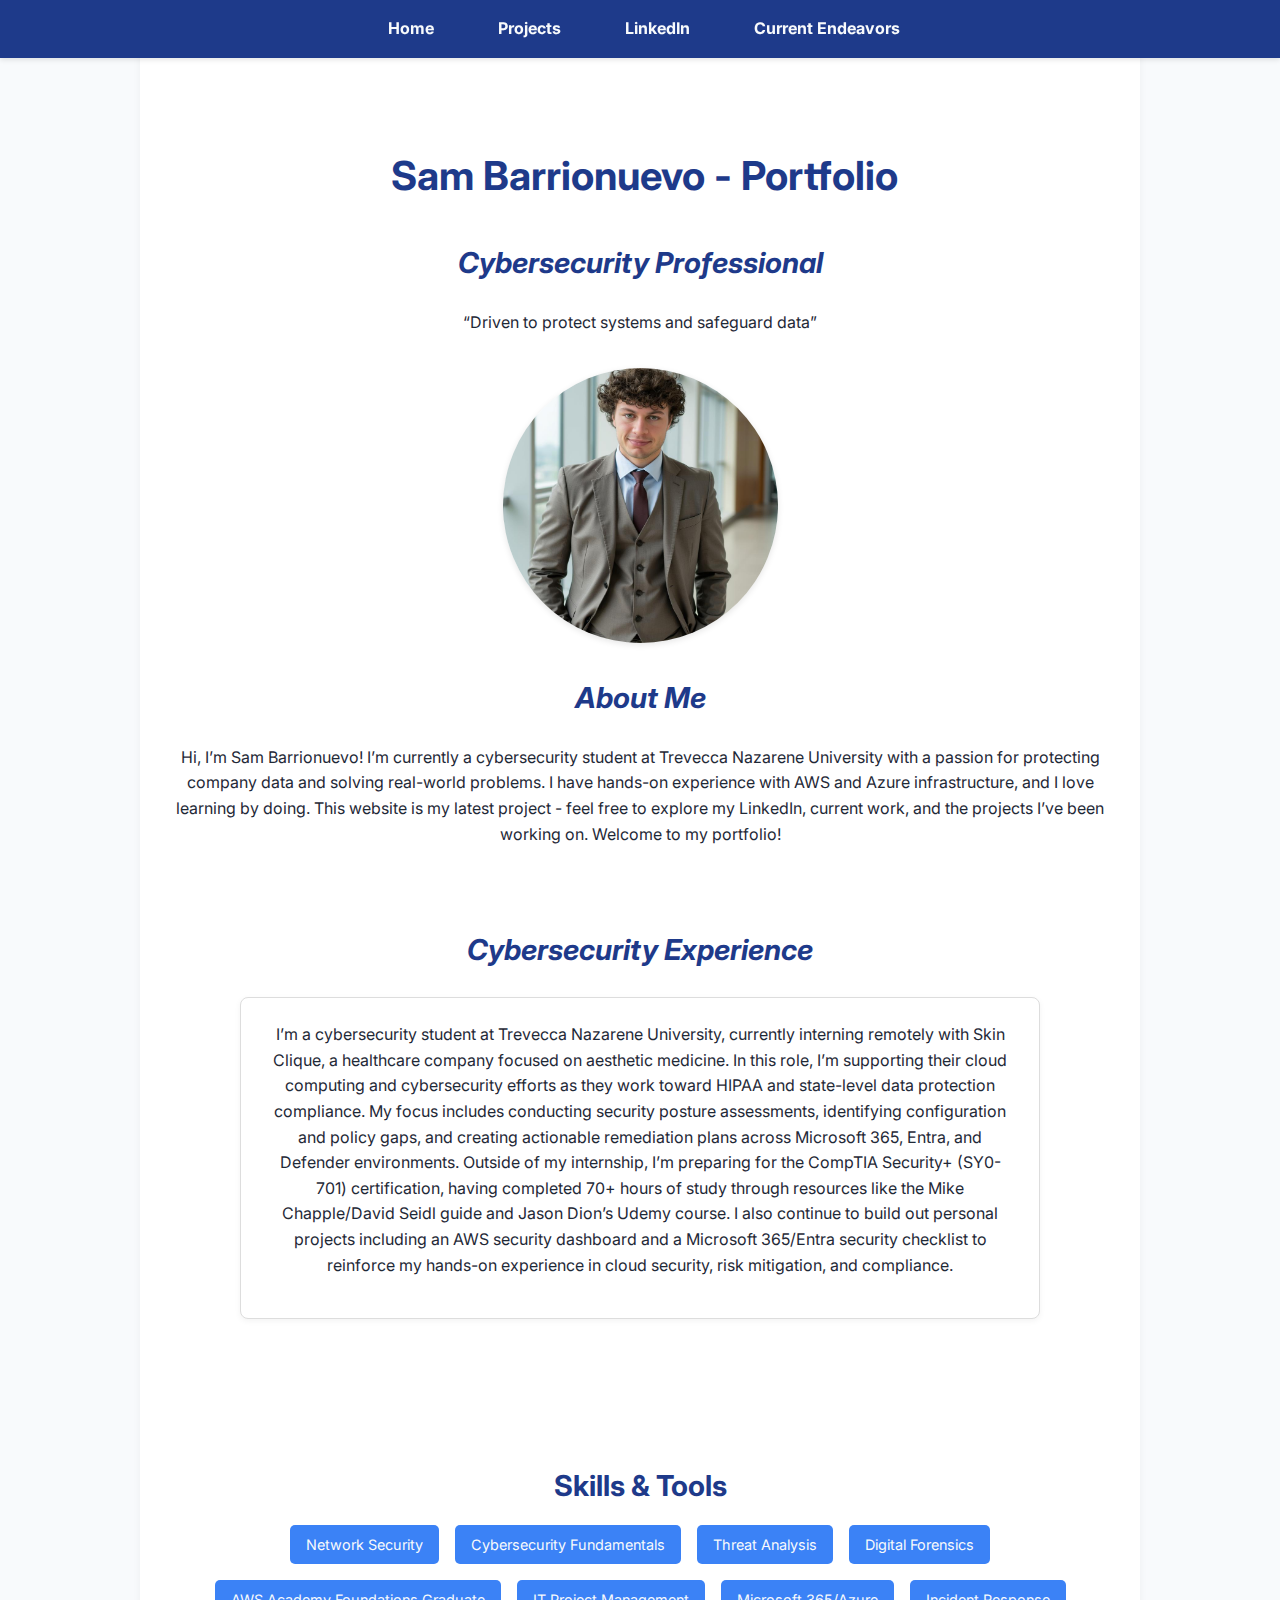
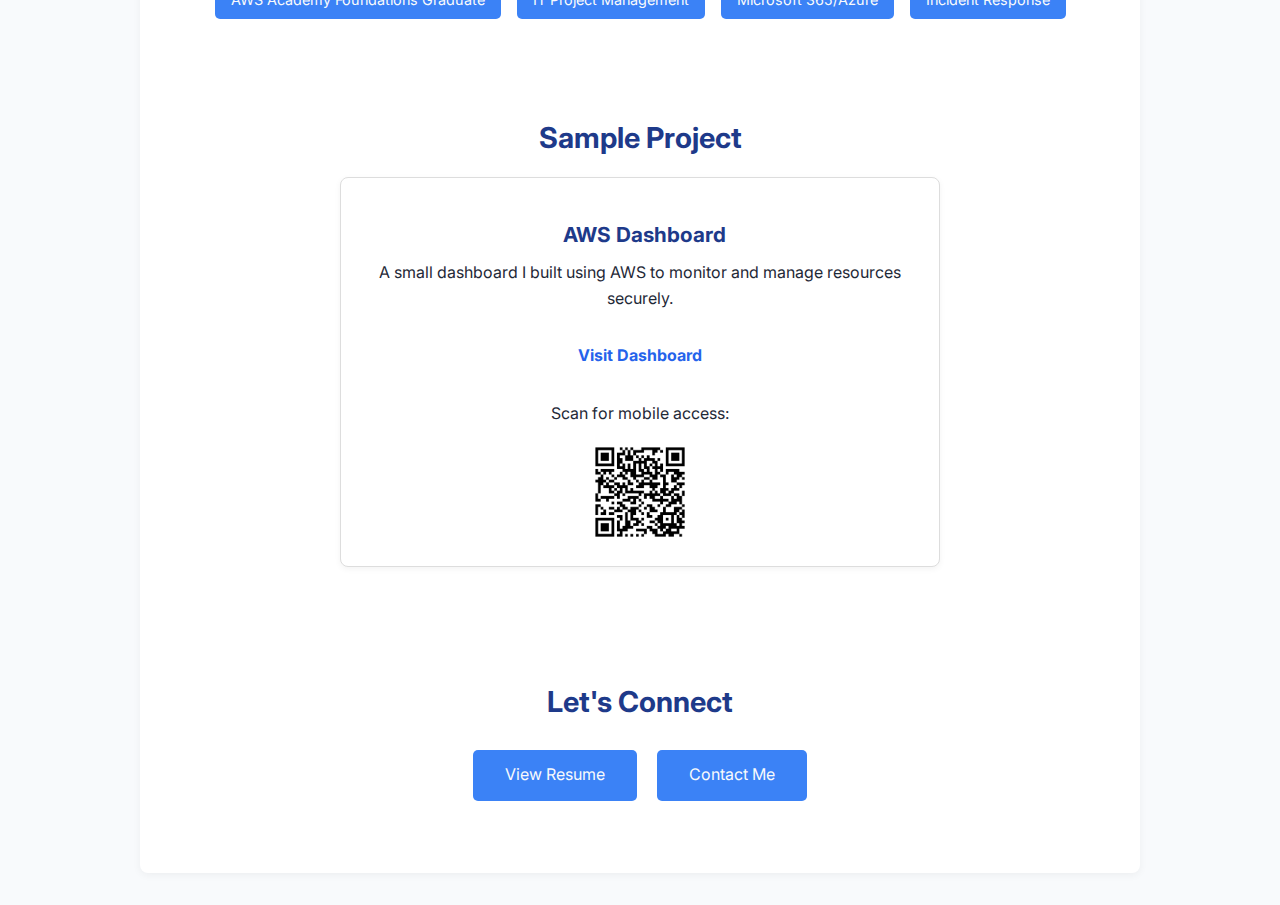
<file: index.html>
<!DOCTYPE html>
<html lang="en">
<head>
    <meta charset="UTF-8">
    <meta name="viewport" content="width=device-width, initial-scale=1.0">
    <title>Sam Barrionuevo - Cybersecurity Portfolio</title>
    <!-- Load Inter font from Google Fonts -->
    <link href="https://fonts.googleapis.com/css2?family=Inter:wght@300;400;500;600;700&display=swap" rel="stylesheet">
    <!-- Load Font Awesome for icons -->
    <link rel="stylesheet" href="https://cdnjs.cloudflare.com/ajax/libs/font-awesome/6.5.2/css/all.min.css" integrity="sha512-SnH5WK+bZxgPHs44uWIX+LLJAJ9/2PkPKZ5QiAj6Ta86w+fsb2TkcmfRyVX3pBnMFcV7oQPJkl9QevSCWr3W6A==" crossorigin="anonymous" referrerpolicy="no-referrer" />
    <link rel="stylesheet" href="styles.css">
</head>
<body>
    <header>
        <nav>
            <ul>
                <li><a href="index.html"><i class="fas fa-house"></i> Home</a></li>
                <li><a href="projects.html"><i class="fas fa-briefcase"></i> Projects</a></li>
                <li><a href="https://www.linkedin.com/in/sambarrionuevo" target="_blank" rel="noopener noreferrer"><i class="fab fa-linkedin"></i> LinkedIn</a></li>
                <li><a href="endeavors.html"><i class="fas fa-lightbulb"></i> Current Endeavors</a></li>
            </ul>
        </nav>
    </header>

    <main>
        <section class="about">
            <h1><i class="fas fa-user"></i> Sam Barrionuevo - Portfolio</h1>
            <h2>Cybersecurity Professional</h2>
            <p>“Driven to protect systems and safeguard data”</p>
            <div class="image-gallery">
                <img src="Sam Portfolio.jpg" alt="Sam Barrionuevo playing soccer">
            </div>
            <h2><i class="fas fa-info-circle"></i> About Me</h2>
            <p>Hi, I’m Sam Barrionuevo! I’m currently a cybersecurity student at Trevecca Nazarene University with a passion for protecting company data and solving real-world problems. I have hands-on experience with AWS and Azure infrastructure, and I love learning by doing. This website is my latest project - feel free to explore my LinkedIn, current work, and the projects I’ve been working on. Welcome to my portfolio!</p>

            <div class="soccer-cybersecurity">
                <h2><i class="fas fa-shield-alt"></i> Cybersecurity Experience</h2>
                <div class="text-box">
                    <p>I’m a cybersecurity student at Trevecca Nazarene University, currently interning remotely with Skin Clique, a healthcare company focused on aesthetic medicine. In this role, I’m supporting their cloud computing and cybersecurity efforts as they work toward HIPAA and state-level data protection compliance. My focus includes conducting security posture assessments, identifying configuration and policy gaps, and creating actionable remediation plans across Microsoft 365, Entra, and Defender environments. Outside of my internship, I’m preparing for the CompTIA Security+ (SY0-701) certification, having completed 70+ hours of study through resources like the Mike Chapple/David Seidl guide and Jason Dion’s Udemy course. I also continue to build out personal projects including an AWS security dashboard and a Microsoft 365/Entra security checklist to reinforce my hands-on experience in cloud security, risk mitigation, and compliance.</p>
                </div>
            </div>
        </section>

        <section class="skills">
            <h2><i class="fas fa-tools"></i> Skills & Tools</h2>
            <ul>
                <li>Network Security</li>
                <li>Cybersecurity Fundamentals</li>
                <li>Threat Analysis</li>
                <li>Digital Forensics</li>
                <li>AWS Academy Foundations Graduate</li>
                <li>IT Project Management</li>
                <li>Microsoft 365/Azure</li>
                <li>Incident Response</li>
            </ul>
        </section>

        <section class="projects">
            <h2><i class="fas fa-briefcase"></i> Sample Project</h2>
            <div class="project-single">
                <h3><i class="fas fa-tachometer-alt"></i> AWS Dashboard</h3>
                <p>A small dashboard I built using AWS to monitor and manage resources securely.</p>
                <a href="http://guardduty-dashboard.s3-website-us-east-1.amazonaws.com/" target="_blank" rel="noopener noreferrer">Visit Dashboard</a>
                <div class="qr-code">
                    <p>Scan for mobile access:</p>
                    <img src="aws-dashboard-qr.png" alt="QR Code for AWS Dashboard">
                </div>
            </div>
        </section>

        <section class="cta">
            <h2><i class="fas fa-handshake"></i> Let's Connect</h2>
            <a href="Sam Barrionuevo Resume 2025 - PDF.pdf" class="btn" download><i class="fas fa-file-download"></i> View Resume</a>
            <a href="mailto:sambarr0203@gmail.com" class="btn"><i class="fas fa-envelope"></i> Contact Me</a>
        </section>
    </main>
</body>
</html>
</file>
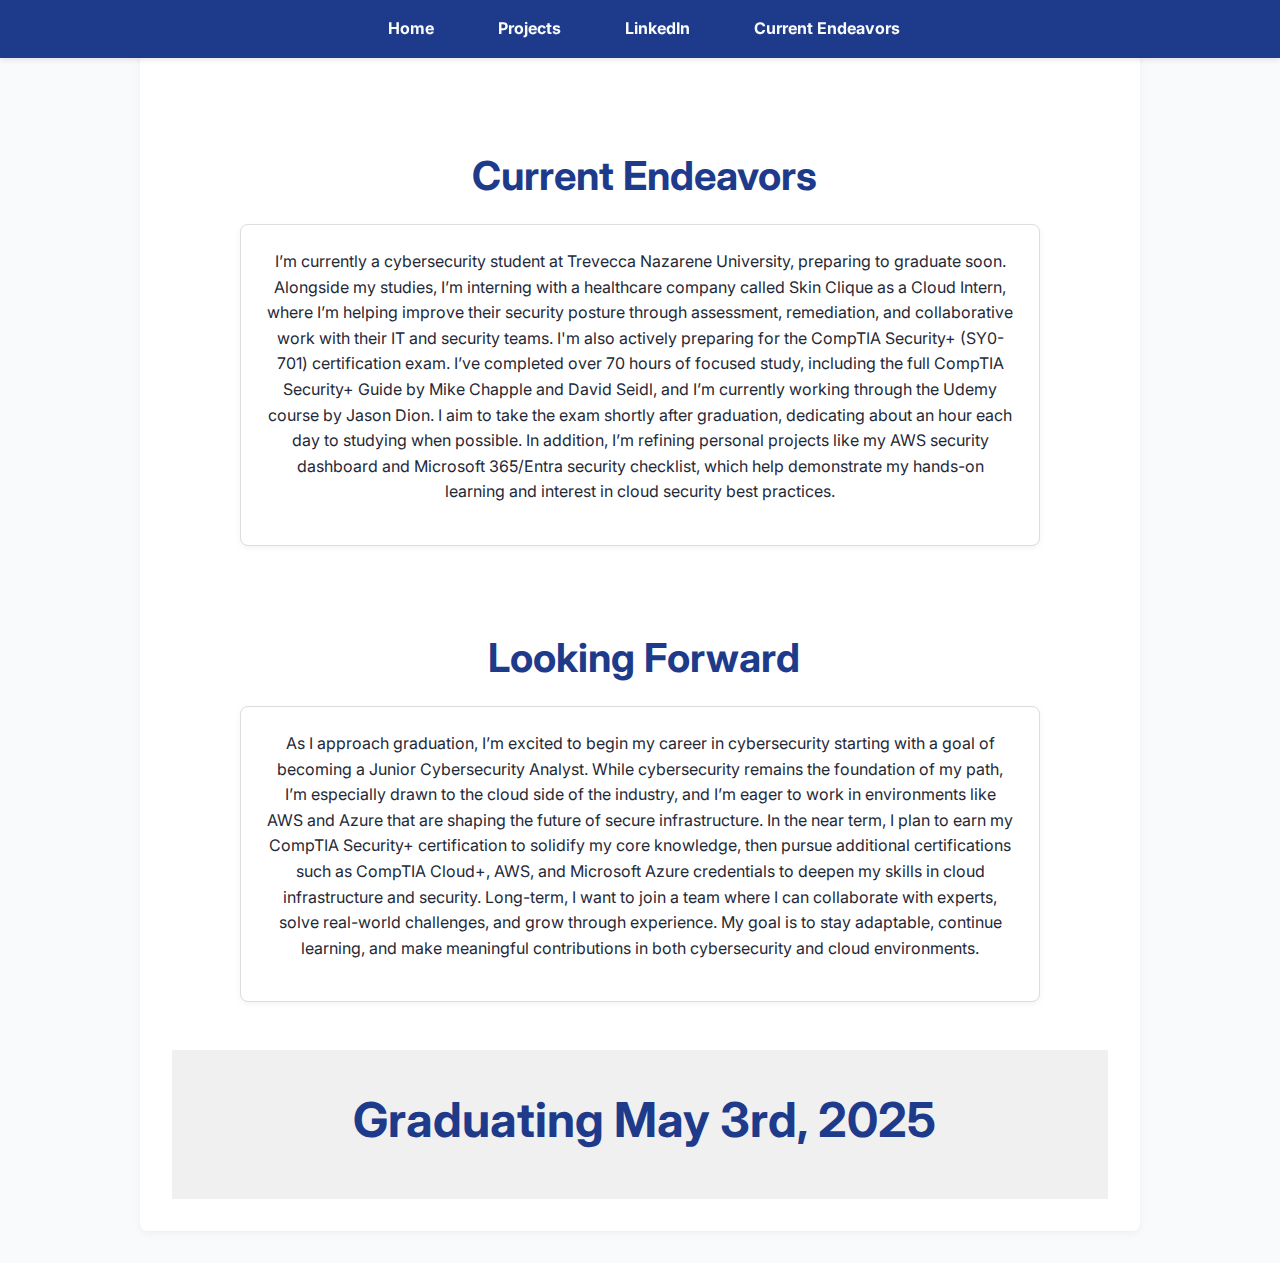
<file: endeavors.html>
<!DOCTYPE html>
<html lang="en">
<head>
    <meta charset="UTF-8" />
    <meta name="viewport" content="width=device-width, initial-scale=1.0" />
    <title>Sam Barrionuevo - Current Endeavors</title>
    <!-- Load Inter font from Google Fonts -->
    <link href="https://fonts.googleapis.com/css2?family=Inter:wght@300;400;500;600;700&display=swap" rel="stylesheet">
    <!-- Load Font Awesome for icons -->
    <link rel="stylesheet" href="https://cdnjs.cloudflare.com/ajax/libs/font-awesome/6.5.2/css/all.min.css" integrity="sha512-SnH5WK+bZxgPHs44uWIX+LLJAJ9/2PkPKZ5QiAj6Ta86w+fsb2TkcmfRyVX3pBnMFcV7oQPJkl9QevSCWr3W6A==" crossorigin="anonymous" referrerpolicy="no-referrer" />
    <link rel="stylesheet" href="styles.css" />
</head>
<body>
    <header>
        <nav>
            <ul>
                <li><a href="index.html"><i class="fas fa-house"></i> Home</a></li>
                <li><a href="projects.html"><i class="fas fa-briefcase"></i> Projects</a></li>
                <li><a href="https://www.linkedin.com/in/sambarrionuevo" target="_blank"><i class="fab fa-linkedin"></i> LinkedIn</a></li>
                <li><a href="endeavors.html"><i class="fas fa-lightbulb"></i> Current Endeavors</a></li>
            </ul>
        </nav>
    </header>

    <main>
        <section class="current-endeavors">
            <h1><i class="fas fa-lightbulb"></i> Current Endeavors</h1>
            <div class="text-box">
                <p>I’m currently a cybersecurity student at Trevecca Nazarene University, preparing to graduate soon. Alongside my studies, I’m interning with a healthcare company called Skin Clique as a Cloud Intern, where I’m helping improve their security posture through assessment, remediation, and collaborative work with their IT and security teams. I'm also actively preparing for the CompTIA Security+ (SY0-701) certification exam. I’ve completed over 70 hours of focused study, including the full CompTIA Security+ Guide by Mike Chapple and David Seidl, and I’m currently working through the Udemy course by Jason Dion. I aim to take the exam shortly after graduation, dedicating about an hour each day to studying when possible. In addition, I’m refining personal projects like my AWS security dashboard and Microsoft 365/Entra security checklist, which help demonstrate my hands-on learning and interest in cloud security best practices.</p>
            </div>
        </section>

        <section class="looking-forward">
            <h1><i class="fas fa-binoculars"></i> Looking Forward</h1>
            <div class="text-box">
                <p>As I approach graduation, I’m excited to begin my career in cybersecurity starting with a goal of becoming a Junior Cybersecurity Analyst. While cybersecurity remains the foundation of my path, I’m especially drawn to the cloud side of the industry, and I’m eager to work in environments like AWS and Azure that are shaping the future of secure infrastructure. In the near term, I plan to earn my CompTIA Security+ certification to solidify my core knowledge, then pursue additional certifications such as CompTIA Cloud+, AWS, and Microsoft Azure credentials to deepen my skills in cloud infrastructure and security. Long-term, I want to join a team where I can collaborate with experts, solve real-world challenges, and grow through experience. My goal is to stay adaptable, continue learning, and make meaningful contributions in both cybersecurity and cloud environments.</p>
            </div>
        </section>

        <section class="graduation">
            <h1 class="graduation-date"><i class="fas fa-graduation-cap"></i> Graduating May 3rd, 2025</h1>
        </section>
    </main>
</body>
</html>
</file>
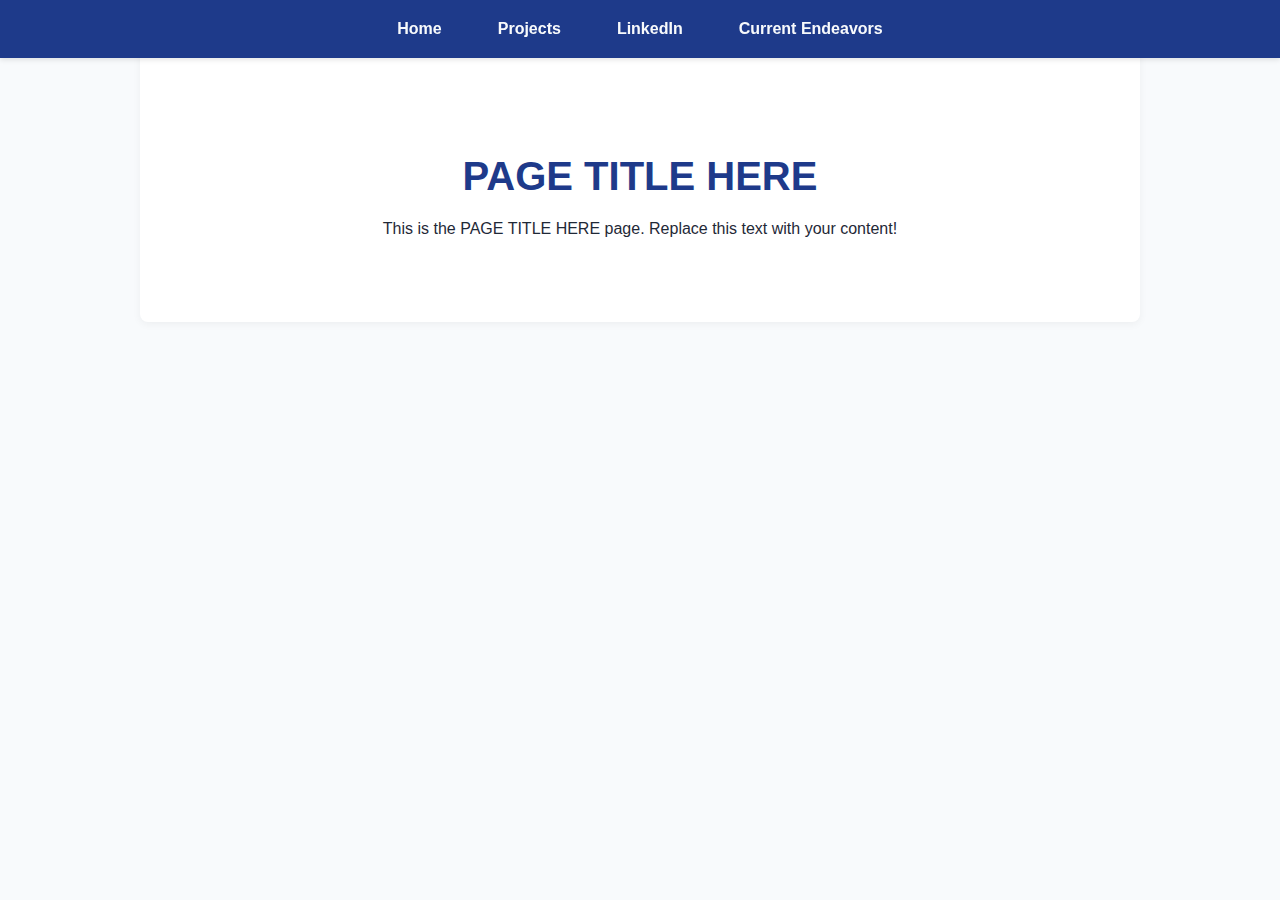
<file: experience.html>
<!DOCTYPE html>
<html lang="en">
<head>
    <meta charset="UTF-8" />
    <meta name="viewport" content="width=device-width, initial-scale=1.0" />
    <title>Experiencegit add .
    </title>
    <link rel="stylesheet" href="styles.css" />
</head>
<body>
    <header>
        <nav>
            <ul>
                <li><a href="index.html">Home</a></li>
                <li><a href="projects.html">Projects</a></li>
                <li><a href="linkedin.html">LinkedIn</a></li>
                <li><a href="endeavors.html">Current Endeavors</a></li>
            </ul>
        </nav>
    </header>

    <main>
        <section class="about">
            <h1>PAGE TITLE HERE</h1>
            <p>This is the PAGE TITLE HERE page. Replace this text with your content!</p>
        </section>
    </main>
</body>
</html>
</file>
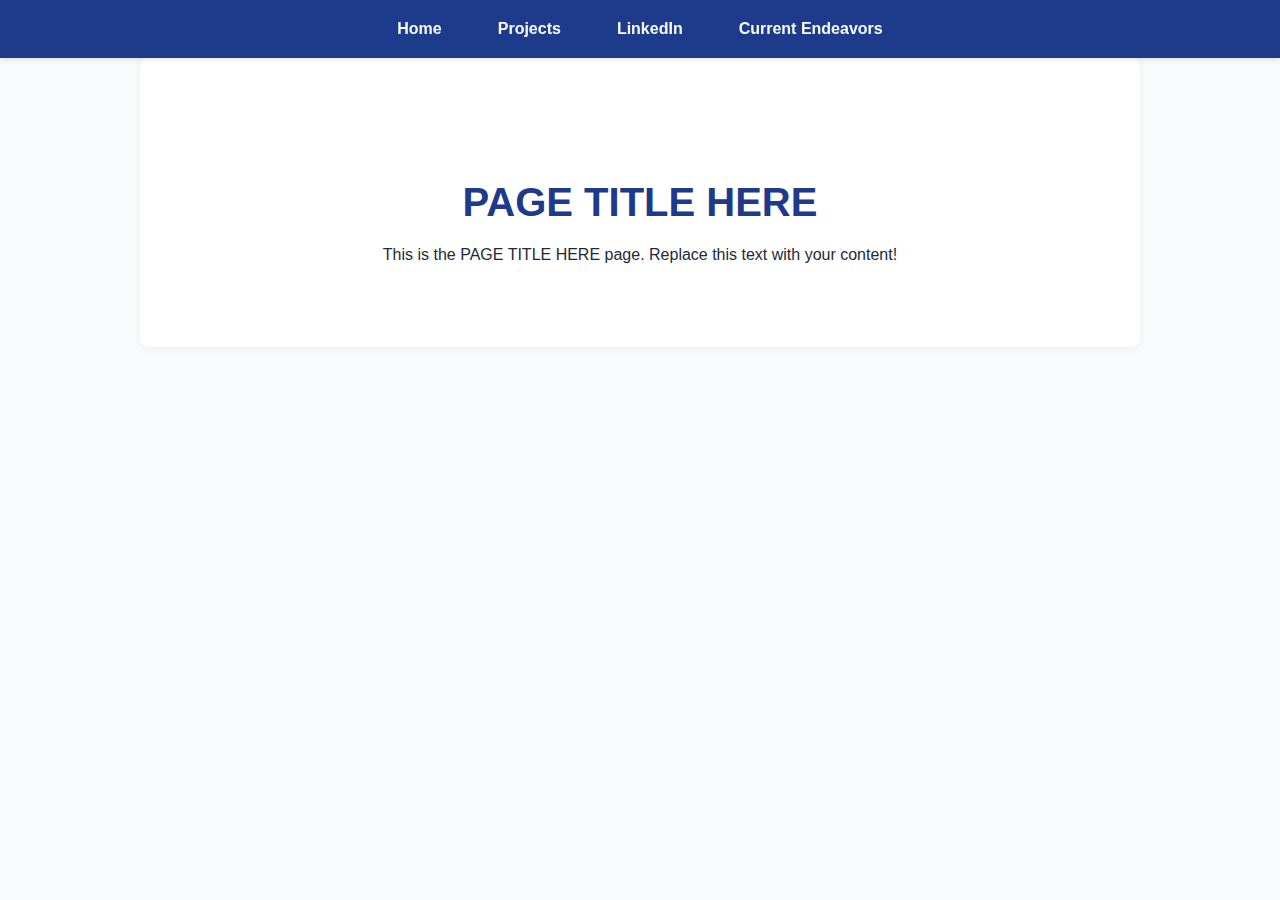
<file: linkedin.html>
=<!DOCTYPE html>
<html lang="en">
<head>
    <meta charset="UTF-8" />
    <meta name="viewport" content="width=device-width, initial-scale=1.0" />
    <title>Linkedin</title>
    <link rel="stylesheet" href="styles.css" />
</head>
<body>
    <header>
        <nav>
            <ul>
                <li><a href="index.html">Home</a></li>
                <li><a href="projects.html">Projects</a></li>
                <li><a href="linkedin.html">LinkedIn</a></li>
                <li><a href="endeavors.html">Current Endeavors</a></li>
            </ul>
        </nav>
    </header>

    <main>
        <section class="about">
            <h1>PAGE TITLE HERE</h1>
            <p>This is the PAGE TITLE HERE page. Replace this text with your content!</p>
        </section>
    </main>
</body>
</html>
</file>
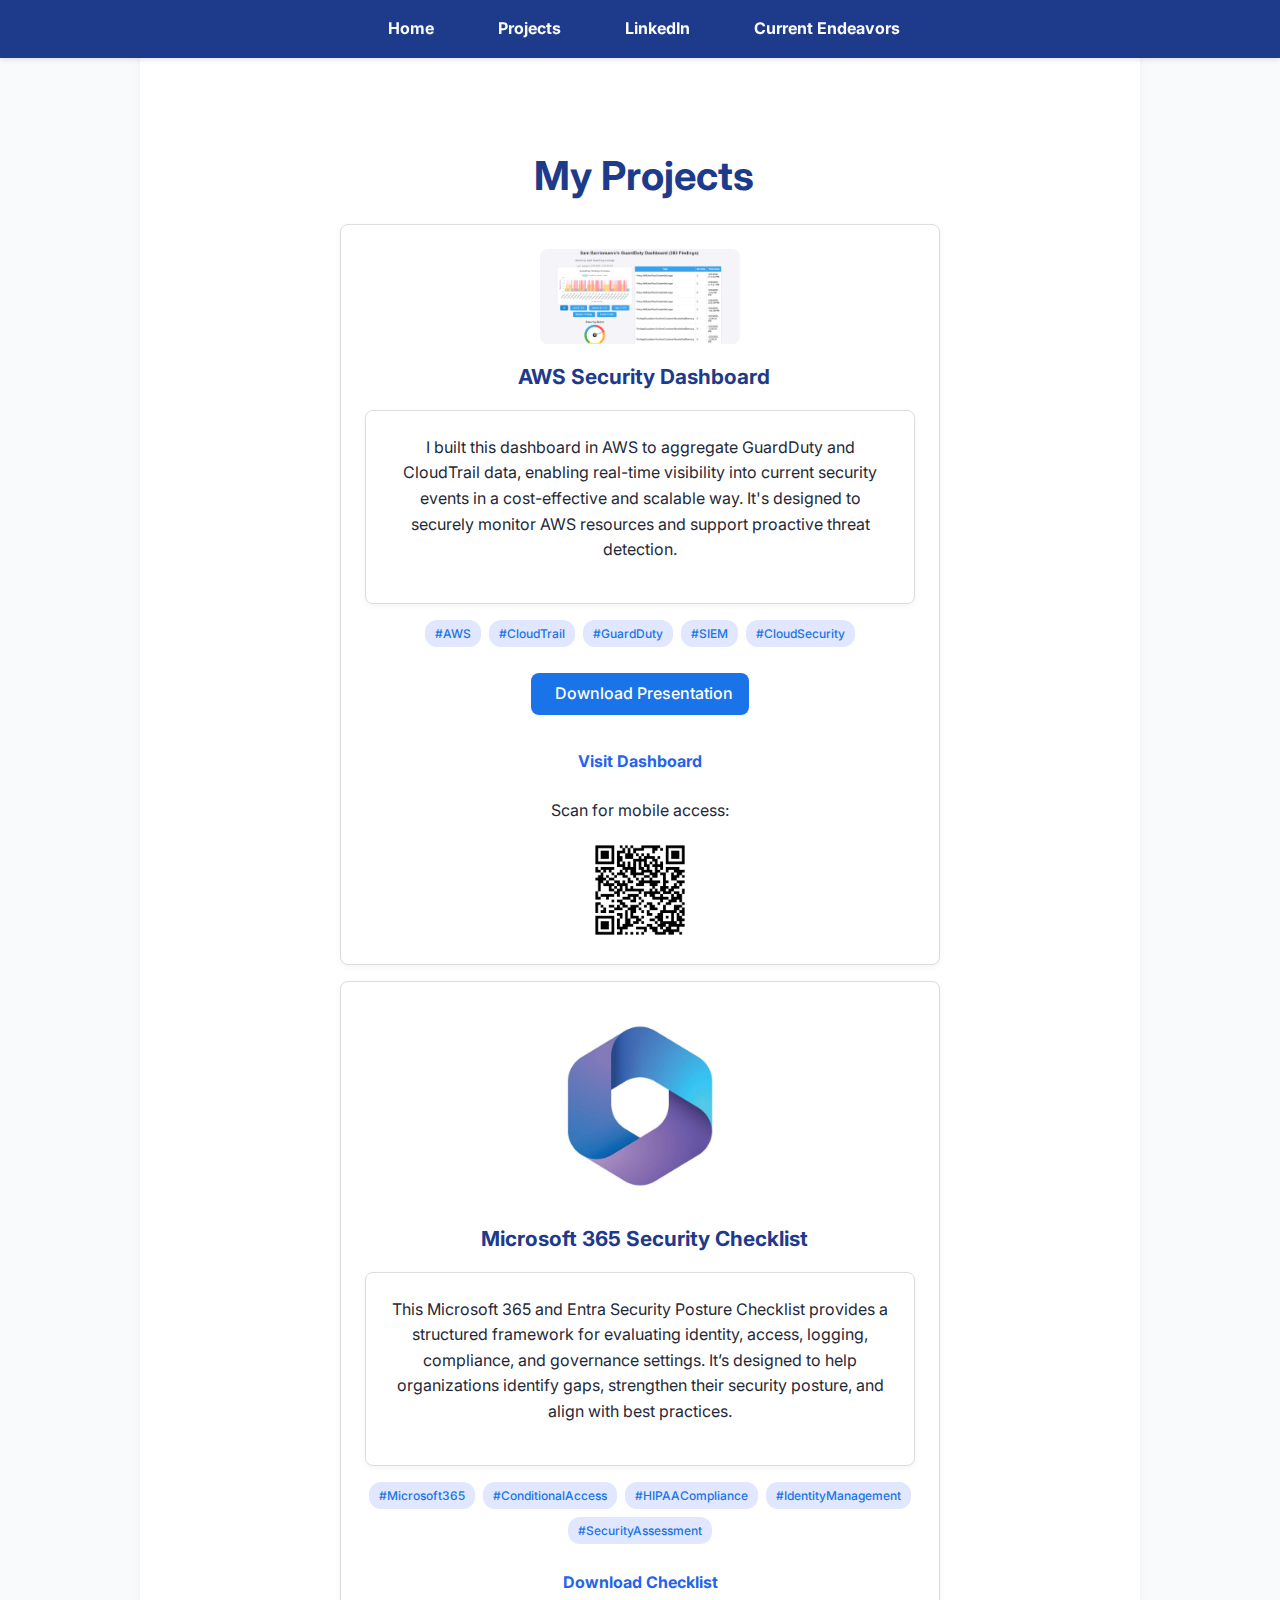
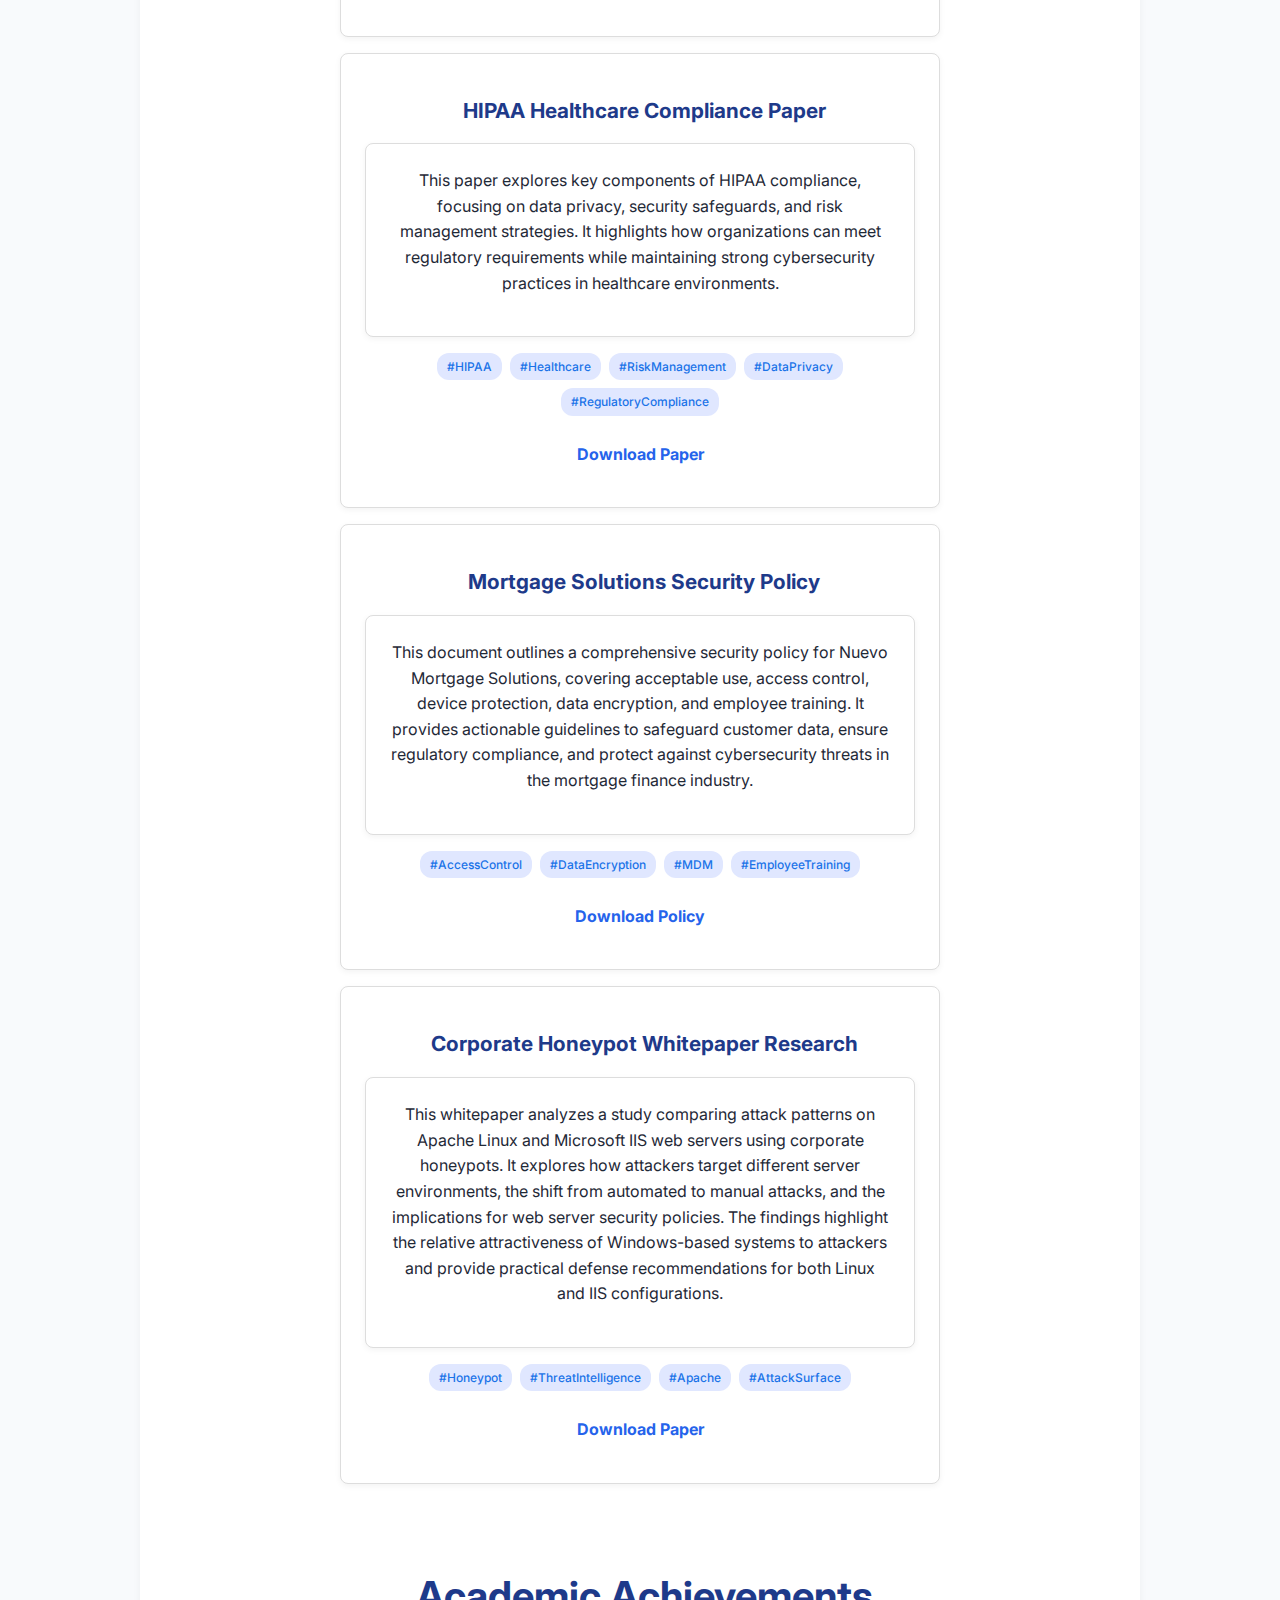
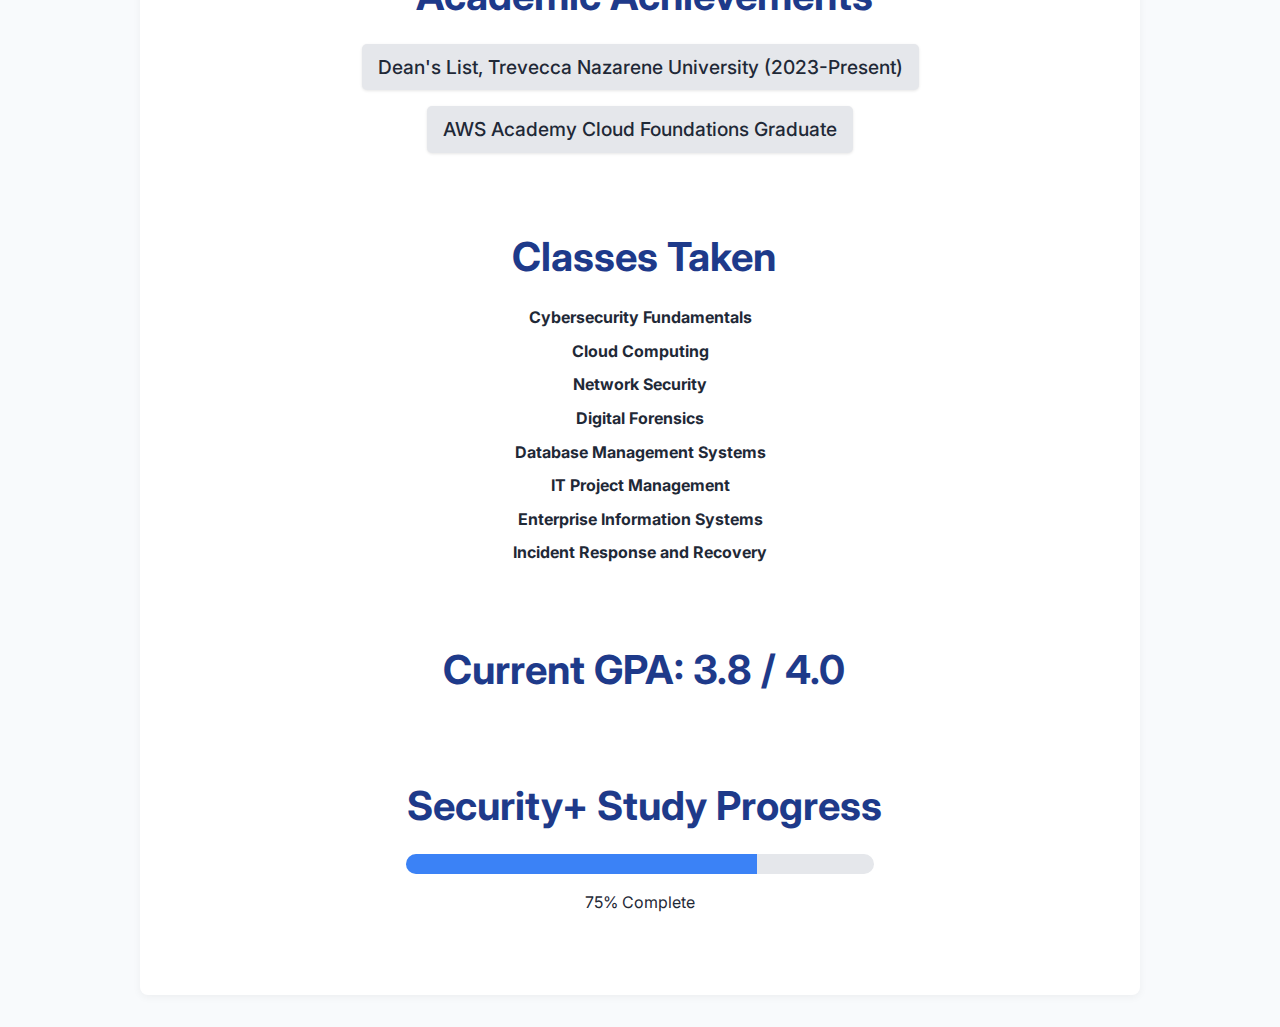
<file: projects.html>
<!DOCTYPE html>
<html lang="en">
<head>
    <meta charset="UTF-8" />
    <meta name="viewport" content="width=device-width, initial-scale=1.0" />
    <title>Sam Barrionuevo - Projects</title>
    <!-- Load Inter font from Google Fonts -->
    <link href="https://fonts.googleapis.com/css2?family=Inter:wght@300;400;500;600;700&display=swap" rel="stylesheet">
    <!-- Load Font Awesome for icons -->
    <link rel="stylesheet" href="https://cdnjs.cloudflare.com/ajax/libs/font-awesome/6.5.2/css/all.min.css" integrity="sha512-SnH5WK+bZxgPHs44uWIX+LLJAJ9/2PkPKZ5QiAj6Ta86w+fsb2TkcmfRyVX3pBnMFcV7oQPJkl9QevSCWr3W6A==" crossorigin="anonymous" referrerpolicy="no-referrer" />
    <link rel="stylesheet" href="styles.css" />
</head>
<body>
    <header>
        <nav>
            <ul>
                <li><a href="index.html"><i class="fas fa-house"></i> Home</a></li>
                <li><a href="projects.html"><i class="fas fa-briefcase"></i> Projects</a></li>
                <li><a href="https://www.linkedin.com/in/sambarrionuevo" target="_blank"><i class="fab fa-linkedin"></i> LinkedIn</a></li>
                <li><a href="endeavors.html"><i class="fas fa-lightbulb"></i> Current Endeavors</a></li>
            </ul>
        </nav>
    </header>

    <main>
        <section class="projects">
            <h1><i class="fas fa-briefcase"></i> My Projects</h1>

            <!-- Project 1: AWS Security Dashboard -->
            <div class="project-single">
                <img src="aws-dashboard-screenshot.png" alt="AWS Security Dashboard Screenshot" class="project-image">
                <h3><i class="fas fa-tachometer-alt"></i> AWS Security Dashboard</h3>
                <div class="text-box">
                    <p>I built this dashboard in AWS to aggregate GuardDuty and CloudTrail data, enabling real-time visibility into current security events in a cost-effective and scalable way. It's designed to securely monitor AWS resources and support proactive threat detection.</p>
                </div>
                <div class="project-tags" style="display: flex; flex-wrap: wrap; gap: 8px; margin-bottom: 10px; justify-content: center;">
                    <span style="background-color: #e0e7ff; color: #1a73e8; padding: 4px 10px; border-radius: 12px; font-size: 12px; font-weight: 500;">#AWS</span>
                    <span style="background-color: #e0e7ff; color: #1a73e8; padding: 4px 10px; border-radius: 12px; font-size: 12px; font-weight: 500;">#CloudTrail</span>
                    <span style="background-color: #e0e7ff; color: #1a73e8; padding: 4px 10px; border-radius: 12px; font-size: 12px; font-weight: 500;">#GuardDuty</span>
                    <span style="background-color: #e0e7ff; color: #1a73e8; padding: 4px 10px; border-radius: 12px; font-size: 12px; font-weight: 500;">#SIEM</span>
                    <span style="background-color: #e0e7ff; color: #1a73e8; padding: 4px 10px; border-radius: 12px; font-size: 12px; font-weight: 500;">#CloudSecurity</span>
                </div>
                <div class="project-links" style="display: flex; flex-direction: column; align-items: center; gap: 10px;">
                    <a href="Sam Barrionuevo - Technical Presentation.pptx" class="btn" download style="display: flex; align-items: center; background-color: #1a73e8; color: white; padding: 8px 16px; border-radius: 8px; text-decoration: none; font-weight: 500; width: auto;"><i class="fas fa-file-powerpoint" style="margin-right: 8px;"></i> Download Presentation</a>
                    <a href="http://guardduty-dashboard.s3-website-us-east-1.amazonaws.com/" target="_blank">Visit Dashboard</a>
                </div>
                <div class="qr-code">
                    <p>Scan for mobile access:</p>
                    <img src="aws-dashboard-qr.png" alt="QR Code for AWS Dashboard">
                </div>
            </div>

            <!-- Project 2: Microsoft 365 Security Checklist -->
            <div class="project-single">
                <img src="microsoft-365-icon.jpg" alt="Microsoft 365 Icon" class="project-image">
                <h3><i class="fas fa-shield-alt"></i> Microsoft 365 Security Checklist</h3>
                <div class="text-box">
                    <p>This Microsoft 365 and Entra Security Posture Checklist provides a structured framework for evaluating identity, access, logging, compliance, and governance settings. It’s designed to help organizations identify gaps, strengthen their security posture, and align with best practices.</p>
                </div>
                <div class="project-tags" style="display: flex; flex-wrap: wrap; gap: 8px; margin-bottom: 10px; justify-content: center;">
                    <span style="background-color: #e0e7ff; color: #1a73e8; padding: 4px 10px; border-radius: 12px; font-size: 12px; font-weight: 500;">#Microsoft365</span>
                    <span style="background-color: #e0e7ff; color: #1a73e8; padding: 4px 10px; border-radius: 12px; font-size: 12px; font-weight: 500;">#ConditionalAccess</span>
                    <span style="background-color: #e0e7ff; color: #1a73e8; padding: 4px 10px; border-radius: 12px; font-size: 12px; font-weight: 500;">#HIPAACompliance</span>
                    <span style="background-color: #e0e7ff; color: #1a73e8; padding: 4px 10px; border-radius: 12px; font-size: 12px; font-weight: 500;">#IdentityManagement</span>
                    <span style="background-color: #e0e7ff; color: #1a73e8; padding: 4px 10px; border-radius: 12px; font-size: 12px; font-weight: 500;">#SecurityAssessment</span>
                </div>
                <a href="Sam_Barrionuevo_Microsoft_365_Entra_Security_Posture_Checklist.pdf" class="btn" download>Download Checklist</a>
            </div>

            <!-- Project 3: HIPAA Healthcare Compliance Paper -->
            <div class="project-single">
                <h3><i class="fas fa-file-medical"></i> HIPAA Healthcare Compliance Paper</h3>
                <div class="text-box">
                    <p>This paper explores key components of HIPAA compliance, focusing on data privacy, security safeguards, and risk management strategies. It highlights how organizations can meet regulatory requirements while maintaining strong cybersecurity practices in healthcare environments.</p>
                </div>
                <div class="project-tags" style="display: flex; flex-wrap: wrap; gap: 8px; margin-bottom: 10px; justify-content: center;">
                    <span style="background-color: #e0e7ff; color: #1a73e8; padding: 4px 10px; border-radius: 12px; font-size: 12px; font-weight: 500;">#HIPAA</span>
                    <span style="background-color: #e0e7ff; color: #1a73e8; padding: 4px 10px; border-radius: 12px; font-size: 12px; font-weight: 500;">#Healthcare</span>
                    <span style="background-color: #e0e7ff; color: #1a73e8; padding: 4px 10px; border-radius: 12px; font-size: 12px; font-weight: 500;">#RiskManagement</span>
                    <span style="background-color: #e0e7ff; color: #1a73e8; padding: 4px 10px; border-radius: 12px; font-size: 12px; font-weight: 500;">#DataPrivacy</span>
                    <span style="background-color: #e0e7ff; color: #1a73e8; padding: 4px 10px; border-radius: 12px; font-size: 12px; font-weight: 500;">#RegulatoryCompliance</span>
                </div>
                <a href="hipaa-compliance-paper.pdf" class="btn" download>Download Paper</a>
            </div>

            <!-- Project 4: Mortgage Solutions Security Policy -->
            <div class="project-single">
                <h3><i class="fas fa-home"></i> Mortgage Solutions Security Policy</h3>
                <div class="text-box">
                    <p>This document outlines a comprehensive security policy for Nuevo Mortgage Solutions, covering acceptable use, access control, device protection, data encryption, and employee training. It provides actionable guidelines to safeguard customer data, ensure regulatory compliance, and protect against cybersecurity threats in the mortgage finance industry.</p>
                </div>
                <div class="project-tags" style="display: flex; flex-wrap: wrap; gap: 8px; margin-bottom: 10px; justify-content: center;">
                    <span style="background-color: #e0e7ff; color: #1a73e8; padding: 4px 10px; border-radius: 12px; font-size: 12px; font-weight: 500;">#AccessControl</span>
                    <span style="background-color: #e0e7ff; color: #1a73e8; padding: 4px 10px; border-radius: 12px; font-size: 12px; font-weight: 500;">#DataEncryption</span>
                    <span style="background-color: #e0e7ff; color: #1a73e8; padding: 4px 10px; border-radius: 12px; font-size: 12px; font-weight: 500;">#MDM</span>
                    <span style="background-color: #e0e7ff; color: #1a73e8; padding: 4px 10px; border-radius: 12px; font-size: 12px; font-weight: 500;">#EmployeeTraining</span>
                </div>
                <a href="mortgage-solutions-security-policy.pdf" class="btn" download>Download Policy</a>
            </div>

            <!-- Project 5: Corporate Honeypot Whitepaper Research -->
            <div class="project-single">
                <h3><i class="fas fa-server"></i> Corporate Honeypot Whitepaper Research</h3>
                <div class="text-box">
                    <p>This whitepaper analyzes a study comparing attack patterns on Apache Linux and Microsoft IIS web servers using corporate honeypots. It explores how attackers target different server environments, the shift from automated to manual attacks, and the implications for web server security policies. The findings highlight the relative attractiveness of Windows-based systems to attackers and provide practical defense recommendations for both Linux and IIS configurations.</p>
                </div>
                <div class="project-tags" style="display: flex; flex-wrap: wrap; gap: 8px; margin-bottom: 10px; justify-content: center;">
                    <span style="background-color: #e0e7ff; color: #1a73e8; padding: 4px 10px; border-radius: 12px; font-size: 12px; font-weight: 500;">#Honeypot</span>
                    <span style="background-color: #e0e7ff; color: #1a73e8; padding: 4px 10px; border-radius: 12px; font-size: 12px; font-weight: 500;">#ThreatIntelligence</span>
                    <span style="background-color: #e0e7ff; color: #1a73e8; padding: 4px 10px; border-radius: 12px; font-size: 12px; font-weight: 500;">#Apache</span>
                    <span style="background-color: #e0e7ff; color: #1a73e8; padding: 4px 10px; border-radius: 12px; font-size: 12px; font-weight: 500;">#AttackSurface</span>
                </div>
                <a href="corporate-honeypot-whitepaper.pdf" class="btn" download>Download Paper</a>
            </div>
        </section>

        <section class="academics">
            <h1><i class="fas fa-trophy"></i> Academic Achievements</h1>
            <div class="achievement-label">Dean's List, Trevecca Nazarene University (2023-Present)</div>
            <div class="achievement-label">AWS Academy Cloud Foundations Graduate</div>
        </section>

        <section class="classes">
            <h1><i class="fas fa-book"></i> Classes Taken</h1>
            <div class="class-list">
                <div class="class-item">Cybersecurity Fundamentals</div>
                <div class="class-item">Cloud Computing</div>
                <div class="class-item">Network Security</div>
                <div class="class-item">Digital Forensics</div>
                <div class="class-item">Database Management Systems</div>
                <div class="class-item">IT Project Management</div>
                <div class="class-item">Enterprise Information Systems</div>
                <div class="class-item">Incident Response and Recovery</div>
            </div>
        </section>

        <section class="gpa">
            <h1><i class="fas fa-graduation-cap"></i> Current GPA: 3.8 / 4.0</h1>
        </section>

        <section class="progress">
            <h1><i class="fas fa-lock"></i> Security+ Study Progress</h1>
            <div class="progress-bar">
                <div class="progress-fill" style="width: 75%;"></div>
            </div>
            <p>75% Complete</p>
        </section>
    </main>
</body>
</html>
</file>
<file: styles.css>
/* Reset & Base Styles */
* {
    margin: 0;
    padding: 0;
    box-sizing: border-box;
}

body {
    font-family: 'Inter', 'Arial', sans-serif;
    line-height: 1.6;
    background-color: #F8FAFC; /* Light Gray/White */
    color: #1F2937; /* Dark Gray */
    -webkit-font-smoothing: antialiased;
    -moz-osx-font-smoothing: grayscale;
}

/* Header & Navigation */
header {
    background-color: #1E3A8A; /* Dark Blue */
    padding: 1rem 0;
    box-shadow: 0 2px 5px rgba(0, 0, 0, 0.1);
    position: fixed;
    top: 0;
    left: 0;
    width: 100%;
    z-index: 1000;
}

nav ul {
    list-style: none;
    display: flex;
    justify-content: center;
    flex-wrap: wrap;
    gap: 1.5rem;
    max-width: 900px;
    margin: 0 auto;
    padding: 0 1rem;
}

nav a {
    color: #F8FAFC;
    text-decoration: none;
    font-weight: bold;
    padding: 0.5rem 1rem;
    transition: color 0.3s ease, background-color 0.3s ease;
    font-size: 1rem;
}

nav a:hover {
    color: #F8FAFC;
    background-color: #2563EB;
    border-radius: 4px;
}

nav a i {
    margin-right: 0.5rem;
    font-size: 1rem;
    vertical-align: middle;
}

/* Main Content */
main {
    max-width: 1000px;
    margin: 2rem auto;
    padding: 2rem;
    background-color: white;
    border-radius: 8px;
    box-shadow: 0 2px 8px rgba(0, 0, 0, 0.05);
    padding-top: 5rem;
}

/* Section: About */
.about {
    text-align: center;
    padding: 2rem 0;
}

.about h2 {
    font-style: italic;
    margin-bottom: 1.5rem;
    color: #1E3A8A;
}

h1, h2, h3 {
    color: #1E3A8A;
}

h1 {
    font-size: 2.5rem;
    margin-bottom: 0.5rem;
}

h1 i, h3 i {
    margin-right: 0.5rem;
    font-size: 1.2rem;
    vertical-align: middle;
}

h2 {
    font-size: 1.8rem;
    margin: 2rem 0 1rem;
    text-align: center;
}

h3 {
    font-size: 1.3rem;
    margin: 1rem 0 0.5rem;
}

p {
    font-size: 1rem;
    margin-bottom: 1rem;
}

/* Image Gallery */
.image-gallery {
    display: flex;
    flex-wrap: wrap;
    justify-content: center;
    gap: 1.5rem;
    margin: 2rem 0;
}

.image-gallery img {
    width: 100%;
    max-width: 275px;
    height: 275px;
    border-radius: 50%;
    object-fit: cover;
    box-shadow: 0 2px 6px rgba(0, 0, 0, 0.1);
    transition: transform 0.3s ease, box-shadow 0.3s ease;
}

.image-gallery img:hover {
    transform: scale(1.05);
    box-shadow: 0 4px 12px rgba(0, 0, 0, 0.15);
}

/* Section: Soccer and Cybersecurity */
.soccer-cybersecurity {
    padding: 2rem 0;
    text-align: center;
}

/* Section: Skills */
.skills {
    text-align: center;
    padding: 2rem 0;
}

.skills ul {
    list-style: none;
    display: flex;
    flex-wrap: wrap;
    justify-content: center;
    gap: 1rem;
    padding: 0;
}

.skills li {
    background: #3B82F6;
    color: #F8FAFC;
    padding: 0.5rem 1rem;
    border-radius: 5px;
    font-size: 0.9rem;
    transition: background-color 0.3s ease;
}

.skills li:hover {
    background: #2563EB;
}

/* Section: Projects */
.projects {
    padding: 2rem 0;
    text-align: center;
}

.project-single {
    background: #fff;
    border: 1px solid #ddd;
    border-radius: 8px;
    padding: 1.5rem;
    max-width: 600px;
    margin: 1rem auto;
    box-shadow: 0 2px 6px rgba(0, 0, 0, 0.05);
    transition: transform 0.3s ease, box-shadow 0.3s ease;
}

.project-single:hover {
    transform: translateY(-5px);
    box-shadow: 0 4px 12px rgba(0, 0, 0, 0.1);
}

.project-single a {
    display: inline-block;
    margin: 1rem 0;
    color: #2563EB;
    text-decoration: none;
    font-weight: bold;
    transition: color 0.3s ease;
}

.project-single a:hover {
    color: #1E3A8A;
    text-decoration: underline;
}

.project-links a {
    margin-bottom: 0.5rem;
}

.project-single img {
    width: 100%;
    max-width: 200px;
    height: auto;
    display: block;
    margin: 0 auto;
    border-radius: 8px;
}

.qr-code {
    margin-top: 1rem;
    text-align: center;
}

.qr-code img {
    width: 100px;
    height: 100px;
    margin: 0 auto;
    display: block;
}

/* Section: Call to Action */
.cta {
    text-align: center;
    padding: 2rem 0;
}

.cta .btn {
    display: inline-block;
    padding: 0.8rem 2rem;
    margin: 0.5rem;
    background: #3B82F6;
    color: #F8FAFC;
    text-decoration: none;
    border-radius: 5px;
    transition: background 0.3s ease, transform 0.3s ease;
}

.cta .btn:hover {
    background: #2563EB;
    transform: scale(1.05);
}

/* Text Box for Soccer and Cybersecurity */
.text-box {
    background: #fff;
    border: 1px solid #ddd;
    border-radius: 8px;
    padding: 1.5rem;
    margin: 1rem auto;
    max-width: 800px;
    box-shadow: 0 2px 6px rgba(0, 0, 0, 0.05);
}

/* Section: Current Endeavors */
.current-endeavors {
    padding: 2rem 0;
    text-align: center;
}

.current-endeavors h2 {
    text-align: center;
    margin: 0 auto 1rem;
}

/* Section: Looking Forward */
.looking-forward {
    padding: 2rem 0;
    text-align: center;
}

.looking-forward h2 {
    text-align: center;
    margin: 0 auto 1rem;
}

/* Section: Graduation */
.graduation {
    text-align: center;
    padding: 2rem 0;
    background: #f0f0f0;
}

.graduation h2 {
    text-align: center;
    margin: 0 auto 1rem;
}

.graduation-date {
    font-size: 3rem;
    font-weight: bold;
    color: #1E3A8A;
}

/* Section: Academics */
.academics {
    text-align: center;
    padding: 2rem 0;
}

.achievement-label {
    display: inline-block;
    font-size: 1.2rem;
    font-weight: 500;
    color: #1F2937;
    background-color: #E5E7EB;
    padding: 0.5rem 1rem;
    margin: 0.5rem;
    border-radius: 5px;
    box-shadow: 0 1px 3px rgba(0, 0, 0, 0.1);
}

/* Section: Classes */
.classes {
    text-align: center;
    padding: 2rem 0;
}

.underlined {
    text-decoration: underline;
}

.class-list {
    margin-top: 1rem;
}

.class-item {
    font-size: 1rem;
    font-weight: bold;
    color: #1F2937;
    margin: 0.5rem 0;
}

/* Section: GPA */
.gpa {
    text-align: center;
    padding: 2rem 0;
}

/* Section: Progress */
.progress {
    text-align: center;
    padding: 2rem 0;
}

.progress-bar {
    width: 50%;
    height: 20px;
    background-color: #E5E7EB;
    border-radius: 10px;
    margin: 1rem auto;
    overflow: hidden;
}

.progress-fill {
    height: 100%;
    background-color: #3B82F6;
    transition: width 0.3s ease;
}

.progress p {
    font-size: 1rem;
    color: #1F2937;
}

/* Icon Styling */
i.fas, i.fab {
    color: #1E3A8A;
    transition: color 0.3s ease;
}

nav a:hover i {
    color: #F8FAFC;
}

h1 i, h3 i {
    color: #1E3A8A;
}

/* Responsive Design */
@media (max-width: 768px) {
    header {
        padding: 0.5rem 0;
    }

    nav ul {
        flex-wrap: nowrap;
        gap: 0.3rem;
        padding: 0.5rem;
        overflow-x: auto;
        white-space: nowrap;
    }

    nav a {
        font-size: 0.8rem;
        padding: 0.4rem 0.6rem;
    }

    nav a i {
        font-size: 0.8rem;
    }

    main {
        margin: 1rem;
        padding: 1rem;
        padding-top: 6rem;
        border-radius: 6px;
    }

    h1 {
        font-size: 1.8rem;
    }

    h1 i, h3 i {
        font-size: 1rem;
    }

    h2 {
        font-size: 1.4rem;
    }

    h3 {
        font-size: 1.1rem;
    }

    p {
        font-size: 0.9rem;
    }

    .about, .soccer-cybersecurity, .skills, .projects, .cta, .current-endeavors, .looking-forward, .graduation, .academics, .classes, .gpa, .progress {
        padding: 1rem 0;
    }

    .image-gallery {
        gap: 1rem;
    }

    .image-gallery img {
        max-width: 200px;
        height: 200px;
    }

    .skills ul {
        flex-direction: column;
        align-items: center;
        gap: 0.5rem;
    }

    .skills li {
        width: 70%;
        text-align: center;
        font-size: 0.85rem;
        padding: 0.4rem 0.8rem;
    }

    .project-single {
        max-width: 100%;
        padding: 1rem;
        margin: 0.5rem auto;
    }

    .project-single img {
        max-width: 150px;
    }

    .project-links a {
        font-size: 0.9rem;
    }

    .qr-code img {
        width: 80px;
        height: 80px;
    }

    .cta .btn {
        padding: 0.6rem 1.5rem;
        font-size: 0.9rem;
    }

    .text-box {
        padding: 1rem;
        margin: 0.5rem auto;
        max-width: 100%;
    }

    .graduation-date {
        font-size: 2rem;
    }

    .achievement-label {
        font-size: 1rem;
        padding: 0.4rem 0.8rem;
    }

    .class-item {
        font-size: 0.9rem;
    }

    .progress-bar {
        width: 70%;
        height: 16px;
    }

    .progress p {
        font-size: 0.9rem;
    }
}

@media (max-width: 480px) {
    header {
        padding: 0.3rem 0;
    }

    nav ul {
        flex-wrap: nowrap;
        gap: 0.2rem;
        padding: 0.4rem;
        overflow-x: auto;
        white-space: nowrap;
    }

    nav a {
        font-size: 0.75rem;
        padding: 0.3rem 0.5rem;
    }

    nav a i {
        font-size: 0.75rem;
    }

    main {
        margin: 0.5rem;
        padding: 0.5rem;
        padding-top: 8rem;
    }

    h1 {
        font-size: 1.5rem;
    }

    h1 i, h3 i {
        font-size: 0.9rem;
    }

    h2 {
        font-size: 1.2rem;
    }

    h3 {
        font-size: 1rem;
    }

    p {
        font-size: 0.85rem;
    }

    .image-gallery img {
        max-width: 150px;
        height: 150px;
    }

    .skills li {
        width: 80%;
        font-size: 0.8rem;
    }

    .project-single {
        padding: 0.8rem;
    }

    .project-single img {
        max-width: 120px;
    }

    .project-links a {
        font-size: 0.85rem;
    }

    .qr-code img {
        width: 60px;
        height: 60px;
    }

    .cta .btn {
        display: block;
        width: 80%;
        margin: 0.5rem auto;
        padding: 0.5rem 1rem;
        font-size: 0.85rem;
    }

    .text-box {
        padding: 0.8rem;
    }

    .graduation-date {
        font-size: 1.5rem;
    }

    .achievement-label {
        font-size: 0.9rem;
        padding: 0.3rem 0.6rem;
    }

    .class-item {
        font-size: 0.85rem;
    }

    .progress-bar {
        width: 80%;
        height: 14px;
    }

    .progress p {
        font-size: 0.85rem;
    }
}
</file>
